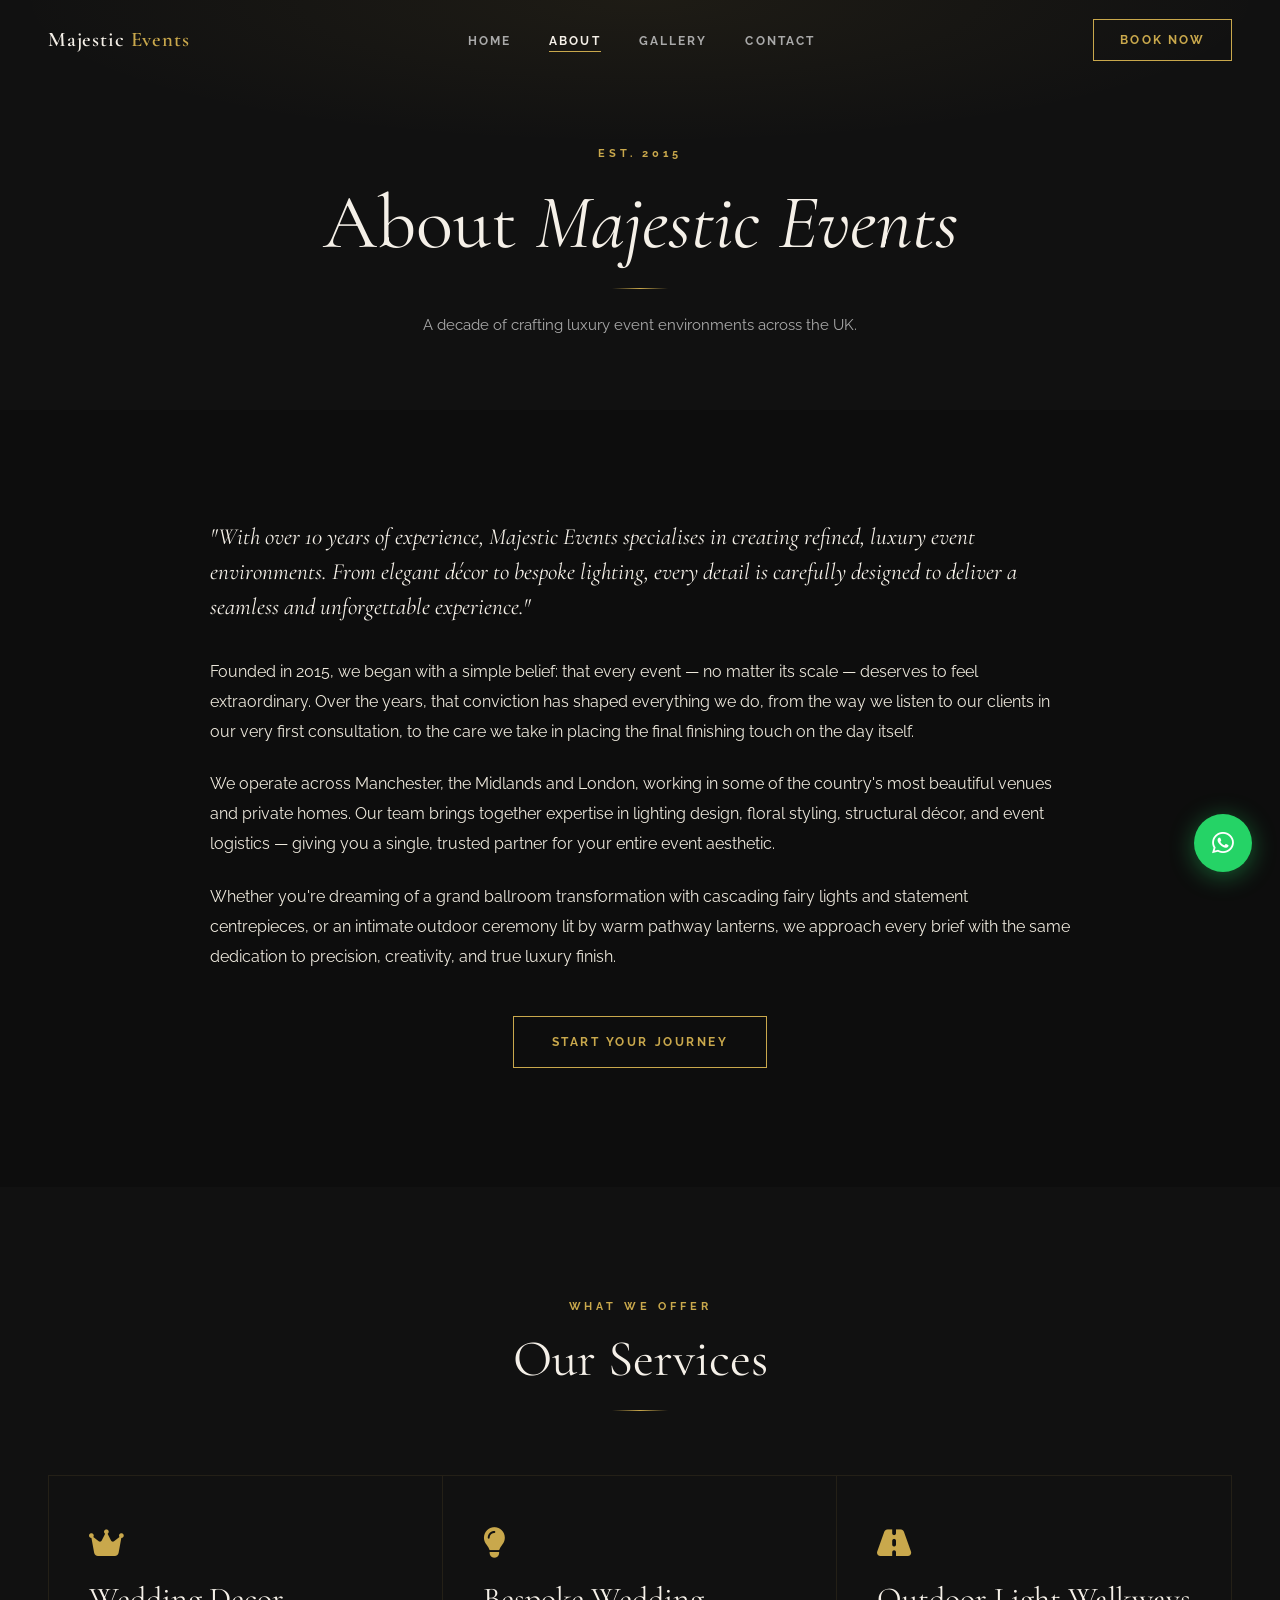
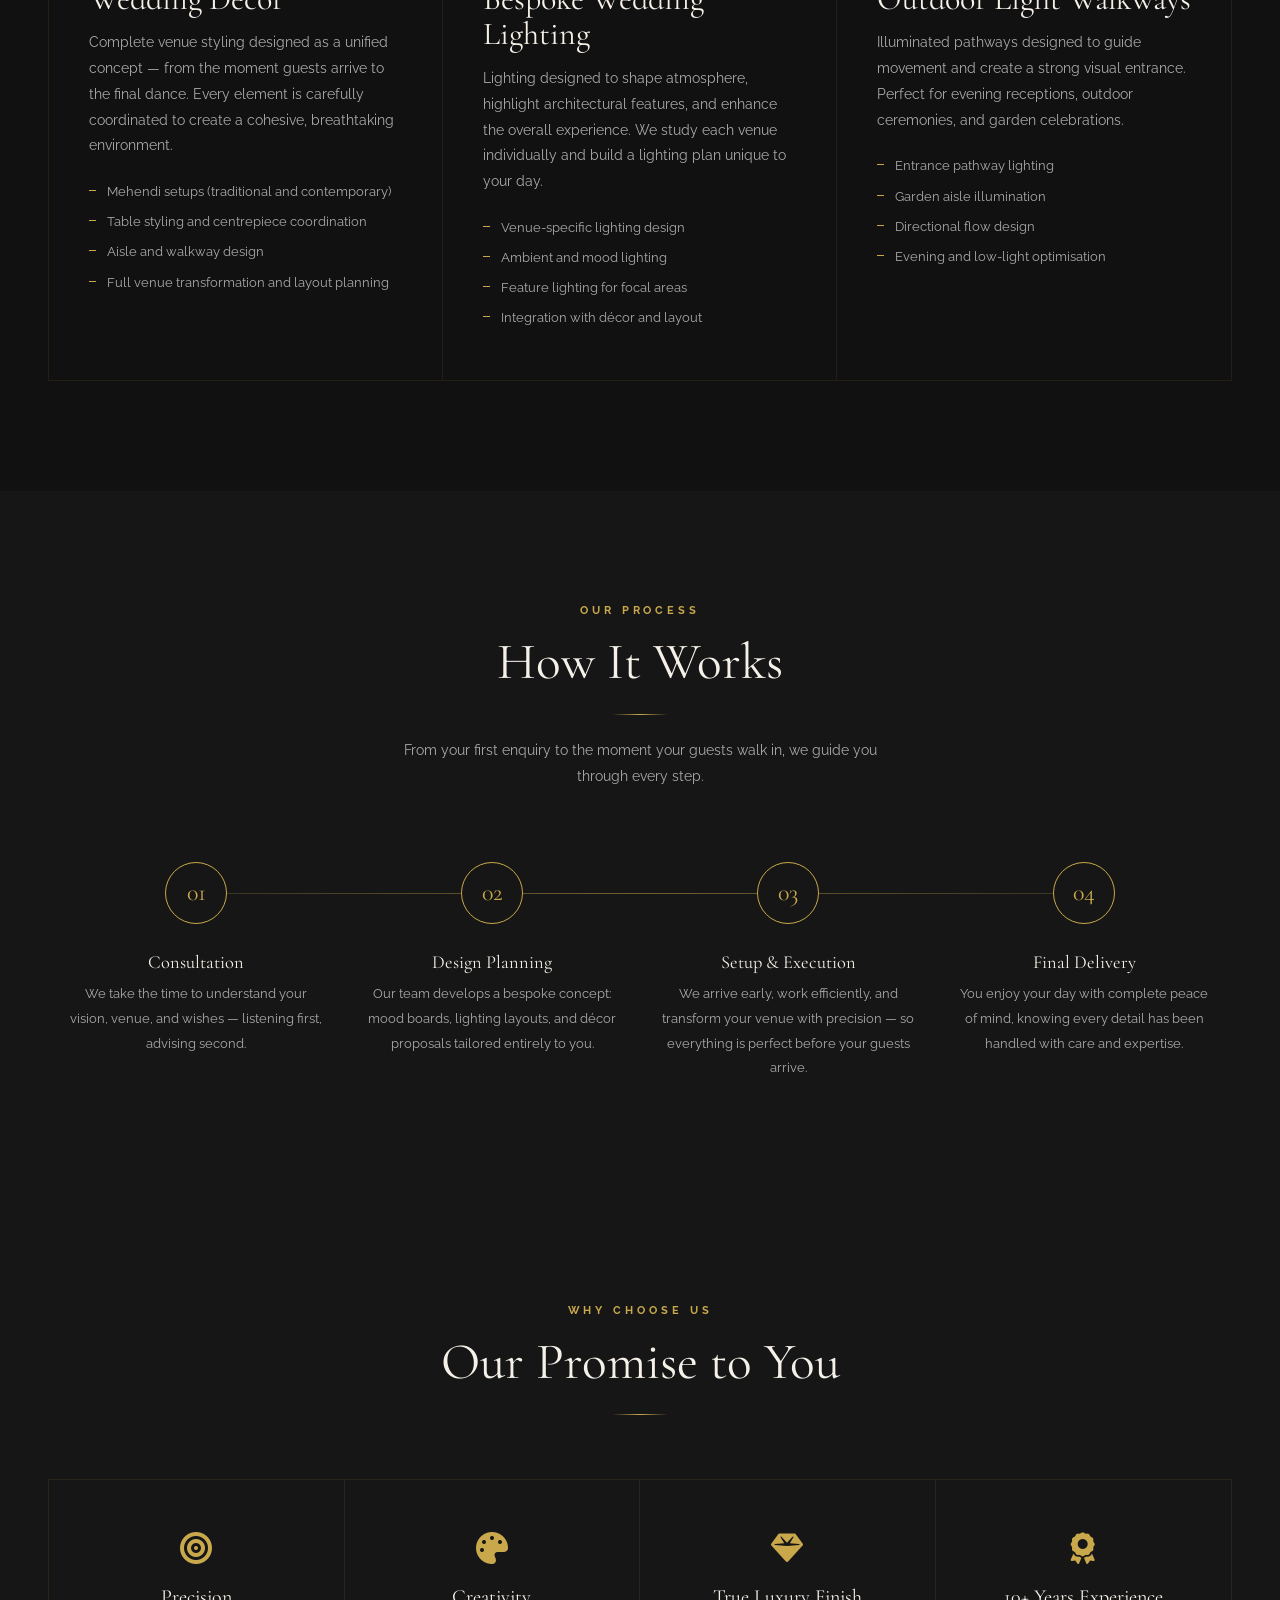
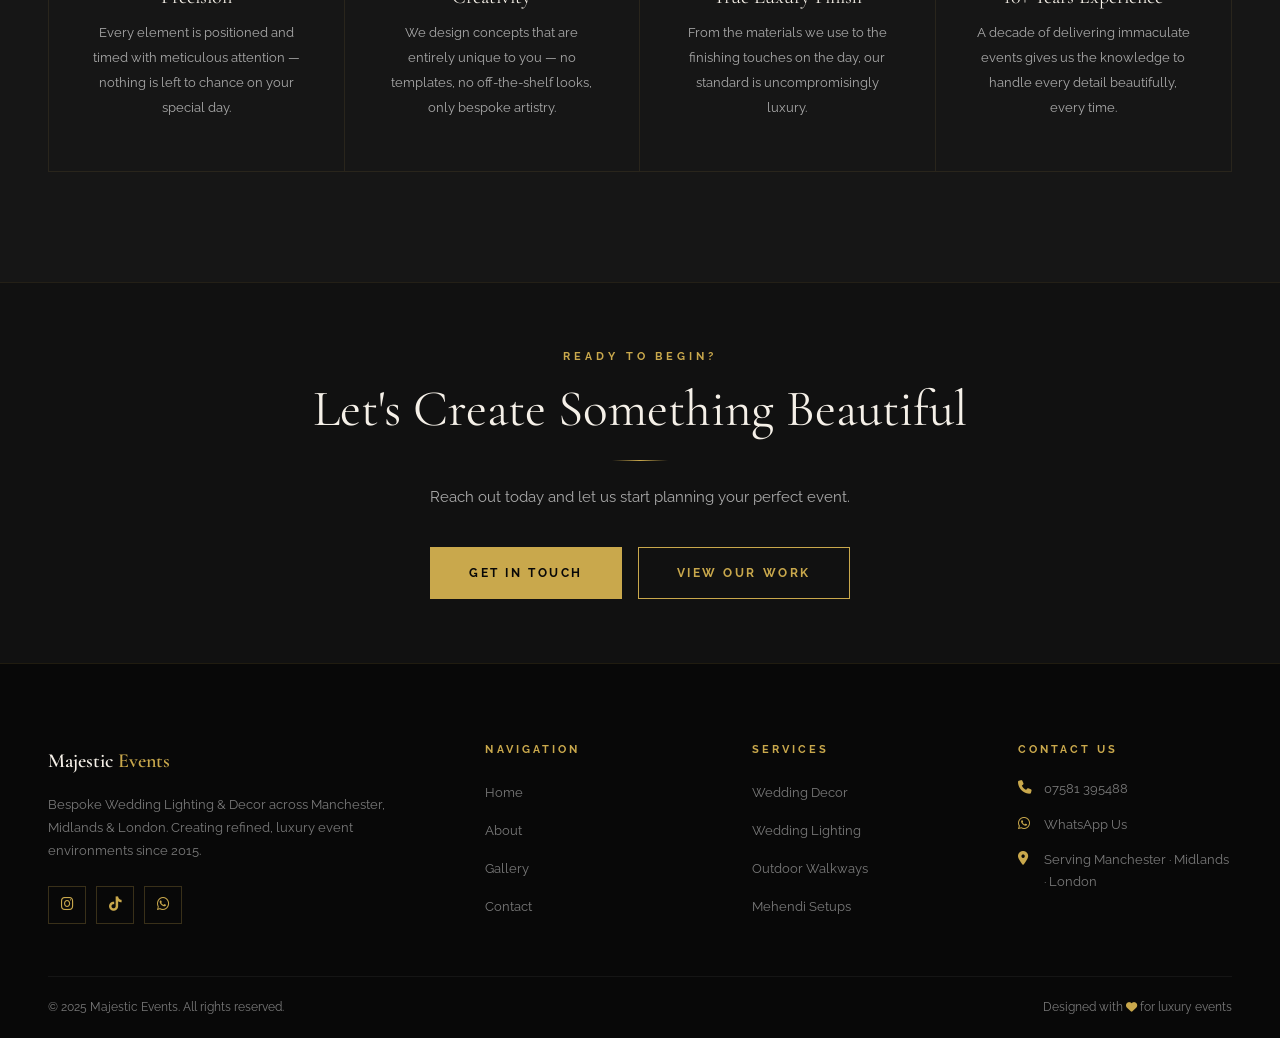
<file: about.html>
<!DOCTYPE html>
<html lang="en">
<head>
  <meta charset="UTF-8" />
  <meta name="viewport" content="width=device-width, initial-scale=1.0" />
  <title>About — Majestic Events</title>
  <meta name="description" content="With over 10 years of experience, Majestic Events specialises in creating refined, luxury event environments across Manchester, Midlands &amp; London." />

  <!-- Google Fonts -->
  <link rel="preconnect" href="https://fonts.googleapis.com" />
  <link rel="preconnect" href="https://fonts.gstatic.com" crossorigin />
  <link href="https://fonts.googleapis.com/css2?family=Cormorant+Garamond:ital,wght@0,300;0,400;0,600;1,300;1,400;1,600&family=Raleway:wght@300;400;600;700&display=swap" rel="stylesheet" />

  <!-- Font Awesome -->
  <link rel="stylesheet" href="https://cdnjs.cloudflare.com/ajax/libs/font-awesome/6.5.0/css/all.min.css" />

  <!-- Site Stylesheet -->
  <link rel="stylesheet" href="style.css" />
</head>
<body>

  <!-- =============================================
       NAVBAR (shared across all pages)
       ============================================= -->
  <nav class="navbar" aria-label="Main navigation">
    <div class="container">
      <a href="index.html" class="nav-logo">
        Majestic <span class="logo-accent">Events</span>
      </a>

      <ul class="nav-links" role="list">
        <li><a href="index.html">Home</a></li>
        <li><a href="about.html">About</a></li>
        <li><a href="gallery.html">Gallery</a></li>
        <li><a href="contact.html">Contact</a></li>
      </ul>

      <a href="https://wa.me/447743627639" target="_blank" rel="noopener" class="nav-book" aria-label="Book via WhatsApp">
        Book Now
      </a>

      <button class="hamburger" aria-label="Toggle mobile menu" aria-expanded="false">
        <span></span><span></span><span></span>
      </button>
    </div>
  </nav>

  <!-- Mobile Menu -->
  <div class="mobile-menu" role="navigation" aria-label="Mobile navigation">
    <a href="index.html">Home</a>
    <a href="about.html">About</a>
    <a href="gallery.html">Gallery</a>
    <a href="contact.html">Contact</a>
    <a href="https://wa.me/447743627639" target="_blank" rel="noopener" class="mobile-book">Book Now via WhatsApp</a>
  </div>


  <!-- =============================================
       PAGE HERO
       ============================================= -->
  <header class="page-hero" role="banner">
    <div class="container">
      <span class="section-label fade-in">Est. 2015</span>
      <h1 class="fade-in delay-1">About <em>Majestic Events</em></h1>
      <div class="gold-divider fade-in delay-2"></div>
      <p class="fade-in delay-3">A decade of crafting luxury event environments across the UK.</p>
    </div>
  </header>


  <!-- =============================================
       ABOUT INTRO — full copy
       ============================================= -->
  <section class="about-intro section" aria-label="Our story">
    <div class="container">
      <div class="about-intro-inner">

        <p class="lead fade-in">
          "With over 10 years of experience, Majestic Events specialises in creating refined,
          luxury event environments. From elegant décor to bespoke lighting, every detail is carefully
          designed to deliver a seamless and unforgettable experience."
        </p>

        <p class="fade-in delay-1">
          Founded in 2015, we began with a simple belief: that every event — no matter its scale —
          deserves to feel extraordinary. Over the years, that conviction has shaped everything we do,
          from the way we listen to our clients in our very first consultation, to the care we take in
          placing the final finishing touch on the day itself.
        </p>

        <p class="fade-in delay-2">
          We operate across Manchester, the Midlands and London, working in some of the country's
          most beautiful venues and private homes. Our team brings together expertise in lighting
          design, floral styling, structural décor, and event logistics — giving you a single,
          trusted partner for your entire event aesthetic.
        </p>

        <p class="fade-in delay-2">
          Whether you're dreaming of a grand ballroom transformation with cascading fairy lights and
          statement centrepieces, or an intimate outdoor ceremony lit by warm pathway lanterns, we
          approach every brief with the same dedication to precision, creativity, and true luxury finish.
        </p>

        <div class="text-center fade-in delay-3" style="margin-top: 44px;">
          <a href="contact.html" class="btn">Start Your Journey</a>
        </div>

      </div>
    </div>
  </section>


  <!-- =============================================
       SERVICES IN DETAIL
       ============================================= -->
  <section class="services-detail section" id="services" aria-label="Our services in detail">
    <div class="container">

      <div class="services-detail-header fade-in">
        <span class="section-label">What We Offer</span>
        <h2>Our Services</h2>
        <div class="gold-divider"></div>
      </div>

      <div class="services-detail-grid">

        <!-- Wedding Decor -->
        <article class="service-detail-card fade-in">
          <i class="fa-solid fa-crown service-icon" aria-hidden="true"></i>
          <h3>Wedding Decor</h3>
          <p>
            Complete venue styling designed as a unified concept — from the moment guests arrive
            to the final dance. Every element is carefully coordinated to create a cohesive,
            breathtaking environment.
          </p>
          <ul>
            <li>Mehendi setups (traditional and contemporary)</li>
            <li>Table styling and centrepiece coordination</li>
            <li>Aisle and walkway design</li>
            <li>Full venue transformation and layout planning</li>
          </ul>
        </article>

        <!-- Bespoke Wedding Lighting -->
        <article class="service-detail-card fade-in delay-2">
          <i class="fa-solid fa-lightbulb service-icon" aria-hidden="true"></i>
          <h3>Bespoke Wedding Lighting</h3>
          <p>
            Lighting designed to shape atmosphere, highlight architectural features, and enhance
            the overall experience. We study each venue individually and build a lighting plan
            unique to your day.
          </p>
          <ul>
            <li>Venue-specific lighting design</li>
            <li>Ambient and mood lighting</li>
            <li>Feature lighting for focal areas</li>
            <li>Integration with décor and layout</li>
          </ul>
        </article>

        <!-- Outdoor Light Walkways -->
        <article class="service-detail-card fade-in delay-3">
          <i class="fa-solid fa-road service-icon" aria-hidden="true"></i>
          <h3>Outdoor Light Walkways</h3>
          <p>
            Illuminated pathways designed to guide movement and create a strong visual entrance.
            Perfect for evening receptions, outdoor ceremonies, and garden celebrations.
          </p>
          <ul>
            <li>Entrance pathway lighting</li>
            <li>Garden aisle illumination</li>
            <li>Directional flow design</li>
            <li>Evening and low-light optimisation</li>
          </ul>
        </article>

      </div>
    </div>
  </section>


  <!-- =============================================
       HOW IT WORKS — Timeline
       ============================================= -->
  <section class="timeline-section section" aria-label="Our process">
    <div class="container">

      <div class="timeline-header fade-in">
        <span class="section-label">Our Process</span>
        <h2>How It Works</h2>
        <div class="gold-divider"></div>
        <p style="max-width: 520px; margin: 0 auto; color: var(--grey-light); font-size: 0.9rem;">
          From your first enquiry to the moment your guests walk in, we guide you through every step.
        </p>
      </div>

      <div class="timeline-steps">

        <div class="timeline-step fade-in delay-1">
          <div class="step-circle">01</div>
          <h3>Consultation</h3>
          <p>We take the time to understand your vision, venue, and wishes — listening first, advising second.</p>
        </div>

        <div class="timeline-step fade-in delay-2">
          <div class="step-circle">02</div>
          <h3>Design Planning</h3>
          <p>Our team develops a bespoke concept: mood boards, lighting layouts, and décor proposals tailored entirely to you.</p>
        </div>

        <div class="timeline-step fade-in delay-3">
          <div class="step-circle">03</div>
          <h3>Setup &amp; Execution</h3>
          <p>We arrive early, work efficiently, and transform your venue with precision — so everything is perfect before your guests arrive.</p>
        </div>

        <div class="timeline-step fade-in delay-4">
          <div class="step-circle">04</div>
          <h3>Final Delivery</h3>
          <p>You enjoy your day with complete peace of mind, knowing every detail has been handled with care and expertise.</p>
        </div>

      </div>
    </div>
  </section>


  <!-- =============================================
       WHY CHOOSE US
       ============================================= -->
  <section class="why-us section" aria-label="Why choose Majestic Events">
    <div class="container">
      <div class="why-header fade-in">
        <span class="section-label">Why Choose Us</span>
        <h2>Our Promise to You</h2>
        <div class="gold-divider"></div>
      </div>

      <div class="why-grid">

        <div class="why-card fade-in">
          <i class="fa-solid fa-bullseye why-icon" aria-hidden="true"></i>
          <h3>Precision</h3>
          <p>Every element is positioned and timed with meticulous attention — nothing is left to chance on your special day.</p>
        </div>

        <div class="why-card fade-in delay-2">
          <i class="fa-solid fa-palette why-icon" aria-hidden="true"></i>
          <h3>Creativity</h3>
          <p>We design concepts that are entirely unique to you — no templates, no off-the-shelf looks, only bespoke artistry.</p>
        </div>

        <div class="why-card fade-in delay-3">
          <i class="fa-solid fa-gem why-icon" aria-hidden="true"></i>
          <h3>True Luxury Finish</h3>
          <p>From the materials we use to the finishing touches on the day, our standard is uncompromisingly luxury.</p>
        </div>

        <div class="why-card fade-in delay-4">
          <i class="fa-solid fa-award why-icon" aria-hidden="true"></i>
          <h3>10+ Years Experience</h3>
          <p>A decade of delivering immaculate events gives us the knowledge to handle every detail beautifully, every time.</p>
        </div>

      </div>
    </div>
  </section>


  <!-- =============================================
       CTA BAND
       ============================================= -->
  <section class="section-sm text-center" style="background: var(--dark-2); border-top: 1px solid rgba(201,168,76,0.1);" aria-label="Call to action">
    <div class="container fade-in">
      <span class="section-label">Ready to Begin?</span>
      <h2 style="margin-bottom: 14px;">Let's Create Something Beautiful</h2>
      <div class="gold-divider"></div>
      <p style="margin-bottom: 36px; color: var(--grey-light); max-width: 480px; margin-left: auto; margin-right: auto;">
        Reach out today and let us start planning your perfect event.
      </p>
      <div style="display: flex; gap: 16px; justify-content: center; flex-wrap: wrap;">
        <a href="contact.html" class="btn btn-solid">Get in Touch</a>
        <a href="gallery.html" class="btn">View Our Work</a>
      </div>
    </div>
  </section>


  <!-- =============================================
       FOOTER (shared across all pages)
       ============================================= -->
  <footer class="footer" role="contentinfo">
    <div class="container">
      <div class="footer-grid">

        <div class="footer-brand">
          <a href="index.html" class="footer-logo">
            Majestic <span class="logo-accent">Events</span>
          </a>
          <p>Bespoke Wedding Lighting &amp; Decor across Manchester, Midlands &amp; London. Creating refined, luxury event environments since 2015.</p>
          <div class="footer-socials">
            <a href="#" target="_blank" rel="noopener" aria-label="Instagram">
              <i class="fa-brands fa-instagram" aria-hidden="true"></i>
            </a>
            <a href="#" target="_blank" rel="noopener" aria-label="TikTok">
              <i class="fa-brands fa-tiktok" aria-hidden="true"></i>
            </a>
            <a href="https://wa.me/447743627639" target="_blank" rel="noopener" aria-label="WhatsApp">
              <i class="fa-brands fa-whatsapp" aria-hidden="true"></i>
            </a>
          </div>
        </div>

        <div class="footer-col">
          <h4>Navigation</h4>
          <ul>
            <li><a href="index.html">Home</a></li>
            <li><a href="about.html">About</a></li>
            <li><a href="gallery.html">Gallery</a></li>
            <li><a href="contact.html">Contact</a></li>
          </ul>
        </div>

        <div class="footer-col">
          <h4>Services</h4>
          <ul>
            <li><a href="about.html#services">Wedding Decor</a></li>
            <li><a href="about.html#services">Wedding Lighting</a></li>
            <li><a href="about.html#services">Outdoor Walkways</a></li>
            <li><a href="about.html#services">Mehendi Setups</a></li>
          </ul>
        </div>

        <div class="footer-col">
          <h4>Contact Us</h4>
          <div class="footer-contact-item">
            <i class="fa-solid fa-phone" aria-hidden="true"></i>
            <a href="tel:+447581395488">07581 395488</a>
          </div>
          <div class="footer-contact-item">
            <i class="fa-brands fa-whatsapp" aria-hidden="true"></i>
            <a href="https://wa.me/447743627639" target="_blank" rel="noopener">WhatsApp Us</a>
          </div>
          <div class="footer-contact-item">
            <i class="fa-solid fa-location-dot" aria-hidden="true"></i>
            <span>Serving Manchester · Midlands · London</span>
          </div>
        </div>

      </div>

      <div class="footer-bottom">
        <span>&copy; 2025 Majestic Events. All rights reserved.</span>
        <span>Designed with <i class="fa-solid fa-heart" style="color:var(--gold);font-size:0.7rem;" aria-hidden="true"></i> for luxury events</span>
      </div>
    </div>
  </footer>

  <!-- Floating Buttons -->
  <a href="https://wa.me/447743627639" target="_blank" rel="noopener" class="floating-whatsapp" aria-label="Chat on WhatsApp">
    <i class="fa-brands fa-whatsapp" aria-hidden="true"></i>
  </a>
  <a href="tel:+447581395488" class="floating-call" aria-label="Call us">
    <i class="fa-solid fa-phone" aria-hidden="true"></i>
  </a>

  <script src="script.js"></script>
</body>
</html>
</file>
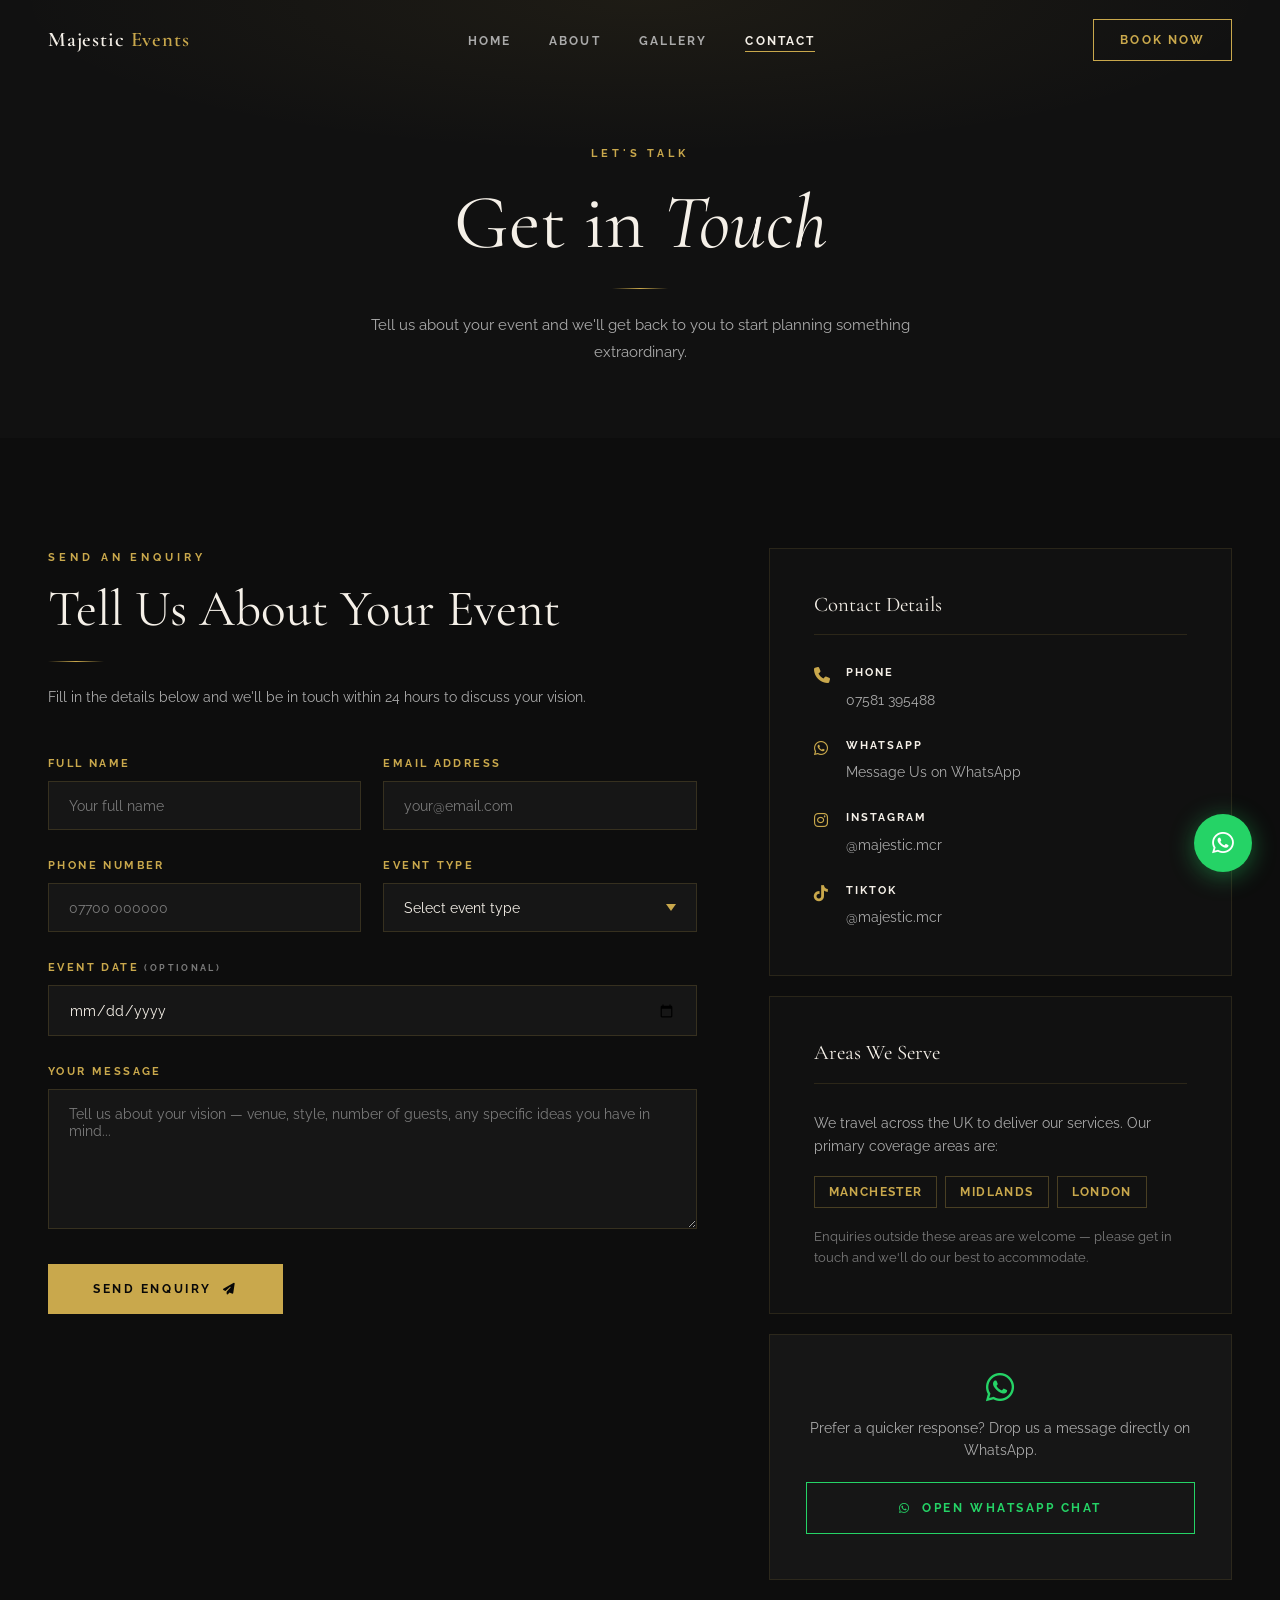
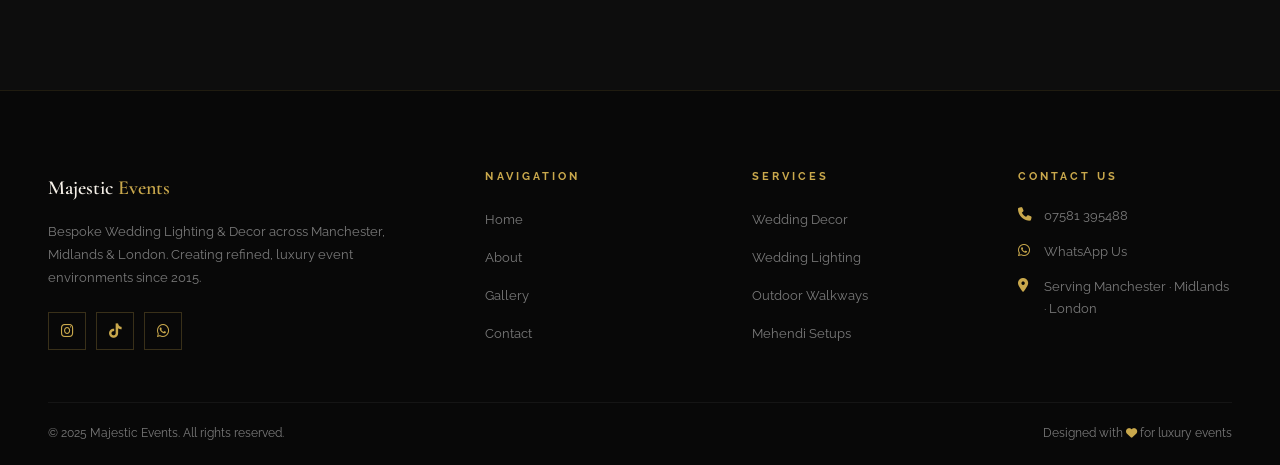
<file: contact.html>
<!DOCTYPE html>
<html lang="en">
<head>
  <meta charset="UTF-8" />
  <meta name="viewport" content="width=device-width, initial-scale=1.0" />
  <title>Contact — Majestic Events</title>
  <meta name="description" content="Get in touch with Majestic Events to discuss your wedding lighting or decor. Serving Manchester, Midlands &amp; London." />

  <!-- Google Fonts -->
  <link rel="preconnect" href="https://fonts.googleapis.com" />
  <link rel="preconnect" href="https://fonts.gstatic.com" crossorigin />
  <link href="https://fonts.googleapis.com/css2?family=Cormorant+Garamond:ital,wght@0,300;0,400;0,600;1,300;1,400;1,600&family=Raleway:wght@300;400;600;700&display=swap" rel="stylesheet" />

  <!-- Font Awesome -->
  <link rel="stylesheet" href="https://cdnjs.cloudflare.com/ajax/libs/font-awesome/6.5.0/css/all.min.css" />

  <!-- Site Stylesheet -->
  <link rel="stylesheet" href="style.css" />
</head>
<body>

  <!-- =============================================
       NAVBAR
       ============================================= -->
  <nav class="navbar" aria-label="Main navigation">
    <div class="container">
      <a href="index.html" class="nav-logo">
        Majestic <span class="logo-accent">Events</span>
      </a>

      <ul class="nav-links" role="list">
        <li><a href="index.html">Home</a></li>
        <li><a href="about.html">About</a></li>
        <li><a href="gallery.html">Gallery</a></li>
        <li><a href="contact.html">Contact</a></li>
      </ul>

      <a href="https://wa.me/447743627639" target="_blank" rel="noopener" class="nav-book" aria-label="Book via WhatsApp">
        Book Now
      </a>

      <button class="hamburger" aria-label="Toggle mobile menu" aria-expanded="false">
        <span></span><span></span><span></span>
      </button>
    </div>
  </nav>

  <!-- Mobile Menu -->
  <div class="mobile-menu" role="navigation" aria-label="Mobile navigation">
    <a href="index.html">Home</a>
    <a href="about.html">About</a>
    <a href="gallery.html">Gallery</a>
    <a href="contact.html">Contact</a>
    <a href="https://wa.me/447743627639" target="_blank" rel="noopener" class="mobile-book">Book Now via WhatsApp</a>
  </div>


  <!-- =============================================
       PAGE HERO
       ============================================= -->
  <header class="page-hero" role="banner">
    <div class="container">
      <span class="section-label fade-in">Let's Talk</span>
      <h1 class="fade-in delay-1">Get in <em>Touch</em></h1>
      <div class="gold-divider fade-in delay-2"></div>
      <p class="fade-in delay-3">Tell us about your event and we'll get back to you to start planning something extraordinary.</p>
    </div>
  </header>


  <!-- =============================================
       CONTACT SECTION
       ============================================= -->
  <section class="contact-section section" aria-label="Contact form and information">
    <div class="container">
      <div class="contact-grid">

        <!-- ── LEFT: Enquiry Form ── -->
        <!-- Note: intentionally uses div, not <form>, as specified -->
        <div class="contact-form-wrapper fade-in-left">

          <div class="contact-form-head">
            <span class="section-label">Send an Enquiry</span>
            <h2>Tell Us About Your Event</h2>
            <div class="gold-divider left"></div>
            <p>Fill in the details below and we'll be in touch within 24 hours to discuss your vision.</p>
          </div>

          <!-- Form fields wrapper (shown until submit) -->
          <div id="formWrapper">

            <div class="form-row">
              <!-- Full Name -->
              <div class="form-group">
                <label for="fullName">Full Name</label>
                <input
                  type="text"
                  id="fullName"
                  placeholder="Your full name"
                  autocomplete="name"
                />
                <span class="field-error" role="alert"></span>
              </div>

              <!-- Email -->
              <div class="form-group">
                <label for="email">Email Address</label>
                <input
                  type="email"
                  id="email"
                  placeholder="your@email.com"
                  autocomplete="email"
                />
                <span class="field-error" role="alert"></span>
              </div>
            </div>

            <div class="form-row">
              <!-- Phone -->
              <div class="form-group">
                <label for="phone">Phone Number</label>
                <input
                  type="tel"
                  id="phone"
                  placeholder="07700 000000"
                  autocomplete="tel"
                />
                <span class="field-error" role="alert"></span>
              </div>

              <!-- Event Type -->
              <div class="form-group">
                <label for="eventType">Event Type</label>
                <select id="eventType" aria-label="Select event type">
                  <option value="" disabled selected>Select event type</option>
                  <option value="wedding">Wedding</option>
                  <option value="mehndi">Mehndi</option>
                  <option value="corporate">Corporate</option>
                  <option value="birthday">Birthday</option>
                  <option value="other">Other</option>
                </select>
                <span class="field-error" role="alert"></span>
              </div>
            </div>

            <!-- Event Date -->
            <div class="form-group">
              <label for="eventDate">Event Date <span style="color:var(--grey);font-size:0.85em;">(optional)</span></label>
              <input
                type="date"
                id="eventDate"
                aria-label="Event date"
              />
            </div>

            <!-- Message -->
            <div class="form-group">
              <label for="message">Your Message</label>
              <textarea
                id="message"
                placeholder="Tell us about your vision — venue, style, number of guests, any specific ideas you have in mind..."
                rows="6"
              ></textarea>
              <span class="field-error" role="alert"></span>
            </div>

            <!-- Submit button -->
            <button id="submitBtn" class="submit-btn" type="button">
              Send Enquiry &nbsp;<i class="fa-solid fa-paper-plane" aria-hidden="true"></i>
            </button>

          </div>
          <!-- /formWrapper -->

          <!-- Success message (hidden until submit) -->
          <div id="formSuccess" class="form-success" role="status" aria-live="polite">
            <i class="fa-solid fa-circle-check" aria-hidden="true"></i>
            <h3>Enquiry Sent!</h3>
            <p>
              Thank you for reaching out. We'll review your enquiry and get back to you
              within 24 hours to discuss your event.
            </p>
            <br />
            <p style="font-size:0.82rem; color:var(--grey);">
              Prefer to speak directly?
              <a href="tel:+447581395488" style="color:var(--gold);">Call us on 07581 395488</a>
              or
              <a href="https://wa.me/447743627639" target="_blank" rel="noopener" style="color:var(--gold);">message us on WhatsApp</a>.
            </p>
          </div>

        </div>
        <!-- /contact-form-wrapper -->


        <!-- ── RIGHT: Contact Info Sidebar ── -->
        <aside class="contact-sidebar fade-in-right" aria-label="Contact information">

          <!-- Direct contact -->
          <div class="info-card">
            <h3>Contact Details</h3>

            <div class="info-item">
              <i class="fa-solid fa-phone" aria-hidden="true"></i>
              <div class="info-item-body">
                <strong>Phone</strong>
                <a href="tel:+447581395488">07581 395488</a>
              </div>
            </div>

            <div class="info-item">
              <i class="fa-brands fa-whatsapp" aria-hidden="true"></i>
              <div class="info-item-body">
                <strong>WhatsApp</strong>
                <a href="https://wa.me/447743627639" target="_blank" rel="noopener">
                  Message Us on WhatsApp
                </a>
              </div>
            </div>

            <div class="info-item">
              <i class="fa-brands fa-instagram" aria-hidden="true"></i>
              <div class="info-item-body">
                <strong>Instagram</strong>
                <a href="#" target="_blank" rel="noopener">
                  @majestic.mcr
                </a>
              </div>
            </div>

            <div class="info-item">
              <i class="fa-brands fa-tiktok" aria-hidden="true"></i>
              <div class="info-item-body">
                <strong>TikTok</strong>
                <a href="#" target="_blank" rel="noopener">
                  @majestic.mcr
                </a>
              </div>
            </div>
          </div>

          <!-- Areas Served -->
          <div class="info-card">
            <h3>Areas We Serve</h3>
            <p style="font-size:0.87rem; color:var(--grey-light); margin-bottom:18px; line-height:1.65;">
              We travel across the UK to deliver our services. Our primary coverage areas are:
            </p>
            <div class="areas-tags">
              <span class="area-tag">Manchester</span>
              <span class="area-tag">Midlands</span>
              <span class="area-tag">London</span>
            </div>
            <p style="font-size:0.82rem; color:var(--grey); margin-top:18px; line-height:1.65;">
              Enquiries outside these areas are welcome — please get in touch and we'll do our best to accommodate.
            </p>
          </div>

          <!-- Quick CTA -->
          <div style="text-align: center; padding: 36px; background: var(--dark-3); border: 1px solid rgba(201,168,76,0.12);">
            <i class="fa-brands fa-whatsapp" style="font-size:2rem; color:var(--green-wa); margin-bottom:14px; display:block;" aria-hidden="true"></i>
            <p style="font-size:0.85rem; color:var(--grey-light); margin-bottom:20px; line-height:1.65;">
              Prefer a quicker response? Drop us a message directly on WhatsApp.
            </p>
            <a href="https://wa.me/447743627639" target="_blank" rel="noopener" class="btn" style="border-color:var(--green-wa); color:var(--green-wa); width:100%; text-align:center;">
              <i class="fa-brands fa-whatsapp" aria-hidden="true"></i>&nbsp; Open WhatsApp Chat
            </a>
          </div>

        </aside>

      </div>
    </div>
  </section>


  <!-- =============================================
       FOOTER
       ============================================= -->
  <footer class="footer" role="contentinfo">
    <div class="container">
      <div class="footer-grid">

        <div class="footer-brand">
          <a href="index.html" class="footer-logo">
            Majestic <span class="logo-accent">Events</span>
          </a>
          <p>Bespoke Wedding Lighting &amp; Decor across Manchester, Midlands &amp; London. Creating refined, luxury event environments since 2015.</p>
          <div class="footer-socials">
            <a href="#" target="_blank" rel="noopener" aria-label="Instagram">
              <i class="fa-brands fa-instagram" aria-hidden="true"></i>
            </a>
            <a href="#" target="_blank" rel="noopener" aria-label="TikTok">
              <i class="fa-brands fa-tiktok" aria-hidden="true"></i>
            </a>
            <a href="https://wa.me/447743627639" target="_blank" rel="noopener" aria-label="WhatsApp">
              <i class="fa-brands fa-whatsapp" aria-hidden="true"></i>
            </a>
          </div>
        </div>

        <div class="footer-col">
          <h4>Navigation</h4>
          <ul>
            <li><a href="index.html">Home</a></li>
            <li><a href="about.html">About</a></li>
            <li><a href="gallery.html">Gallery</a></li>
            <li><a href="contact.html">Contact</a></li>
          </ul>
        </div>

        <div class="footer-col">
          <h4>Services</h4>
          <ul>
            <li><a href="about.html#services">Wedding Decor</a></li>
            <li><a href="about.html#services">Wedding Lighting</a></li>
            <li><a href="about.html#services">Outdoor Walkways</a></li>
            <li><a href="about.html#services">Mehendi Setups</a></li>
          </ul>
        </div>

        <div class="footer-col">
          <h4>Contact Us</h4>
          <div class="footer-contact-item">
            <i class="fa-solid fa-phone" aria-hidden="true"></i>
            <a href="tel:+447581395488">07581 395488</a>
          </div>
          <div class="footer-contact-item">
            <i class="fa-brands fa-whatsapp" aria-hidden="true"></i>
            <a href="https://wa.me/447743627639" target="_blank" rel="noopener">WhatsApp Us</a>
          </div>
          <div class="footer-contact-item">
            <i class="fa-solid fa-location-dot" aria-hidden="true"></i>
            <span>Serving Manchester · Midlands · London</span>
          </div>
        </div>

      </div>

      <div class="footer-bottom">
        <span>&copy; 2025 Majestic Events. All rights reserved.</span>
        <span>Designed with <i class="fa-solid fa-heart" style="color:var(--gold);font-size:0.7rem;" aria-hidden="true"></i> for luxury events</span>
      </div>
    </div>
  </footer>

  <!-- Floating Buttons -->
  <a href="https://wa.me/447743627639" target="_blank" rel="noopener" class="floating-whatsapp" aria-label="Chat on WhatsApp">
    <i class="fa-brands fa-whatsapp" aria-hidden="true"></i>
  </a>
  <a href="tel:+447581395488" class="floating-call" aria-label="Call us">
    <i class="fa-solid fa-phone" aria-hidden="true"></i>
  </a>

  <script src="script.js"></script>
</body>
</html>
</file>
<file: style.css>
/* =============================================
   ELITE EVENTS MANAGEMENT — Global Stylesheet
   Aesthetic: Dark Luxury — Black + Gold + Cream
   Fonts: Cormorant Garamond (headings) + Raleway (body)
   ============================================= */

/* ===== CSS CUSTOM PROPERTIES ===== */
:root {
  --gold:        #C9A84C;
  --gold-light:  #E8C97A;
  --gold-dark:   #9A7A30;
  --black:       #080808;
  --dark:        #0D0D0D;
  --dark-2:      #111111;
  --dark-3:      #161616;
  --dark-4:      #1E1E1E;
  --cream:       #F5F0E8;
  --ivory:       #EDE8DC;
  --white:       #FFFFFF;
  --grey:        #7A7A7A;
  --grey-light:  #AAAAAA;
  --green-wa:    #25D366;

  --font-heading: 'Cormorant Garamond', serif;
  --font-body:    'Raleway', sans-serif;

  --ease:        cubic-bezier(0.4, 0, 0.2, 1);
  --transition:  all 0.35s var(--ease);
  --nav-height:  80px;
}

/* ===== RESET ===== */
*, *::before, *::after { box-sizing: border-box; margin: 0; padding: 0; }
html { scroll-behavior: smooth; font-size: 16px; }
body {
  background: var(--dark);
  color: var(--cream);
  font-family: var(--font-body);
  line-height: 1.75;
  overflow-x: hidden;
  -webkit-font-smoothing: antialiased;
}
img { display: block; max-width: 100%; height: auto; }
a { color: inherit; text-decoration: none; }
ul { list-style: none; }
button { font-family: var(--font-body); cursor: pointer; }

/* ===== LAYOUT UTILITIES ===== */
.container    { max-width: 1240px; margin: 0 auto; padding: 0 28px; }
.section      { padding: 110px 0; }
.section-sm   { padding: 64px 0; }
.text-center  { text-align: center; }

.section-label {
  display: block;
  font-family: var(--font-body);
  font-size: 0.7rem;
  font-weight: 700;
  letter-spacing: 0.35em;
  text-transform: uppercase;
  color: var(--gold);
  margin-bottom: 14px;
}

/* ===== TYPOGRAPHY ===== */
h1, h2, h3, h4 {
  font-family: var(--font-heading);
  font-weight: 400;
  line-height: 1.12;
  color: var(--cream);
}
h1 { font-size: clamp(2.8rem, 6vw, 5.8rem); }
h2 { font-size: clamp(2rem, 4vw, 3.6rem); }
h3 { font-size: clamp(1.3rem, 2.5vw, 2rem); }
h4 { font-size: 1.1rem; }

p { font-size: 0.93rem; color: var(--ivory); line-height: 1.85; }

.gold-divider {
  width: 56px; height: 1px;
  background: linear-gradient(90deg, transparent, var(--gold), transparent);
  margin: 22px auto;
}
.gold-divider.left { margin-left: 0; }

/* ===== BUTTONS ===== */
.btn {
  display: inline-block;
  padding: 15px 38px;
  font-family: var(--font-body);
  font-size: 0.72rem;
  font-weight: 700;
  letter-spacing: 0.22em;
  text-transform: uppercase;
  border: 1px solid var(--gold);
  color: var(--gold);
  background: transparent;
  cursor: pointer;
  transition: var(--transition);
  position: relative;
  overflow: hidden;
  z-index: 1;
}
.btn::after {
  content: '';
  position: absolute;
  inset: 0;
  background: var(--gold);
  transform: scaleX(0);
  transform-origin: left;
  transition: transform 0.38s var(--ease);
  z-index: -1;
}
.btn:hover::after { transform: scaleX(1); }
.btn:hover { color: var(--black); }

.btn-solid {
  background: var(--gold);
  color: var(--black);
}
.btn-solid::after { background: var(--dark-4); }
.btn-solid:hover { color: var(--cream); border-color: var(--dark-4); }

/* =============================================
   NAVBAR
   ============================================= */
.navbar {
  position: fixed;
  top: 0; left: 0; right: 0;
  z-index: 1000;
  height: var(--nav-height);
  display: flex;
  align-items: center;
  transition: background 0.45s var(--ease), box-shadow 0.45s var(--ease);
}
.navbar.scrolled {
  background: rgba(8, 8, 8, 0.97);
  box-shadow: 0 1px 0 rgba(201, 168, 76, 0.1), 0 4px 40px rgba(0,0,0,0.6);
  backdrop-filter: blur(14px);
  -webkit-backdrop-filter: blur(14px);
}
.navbar .container {
  display: flex;
  align-items: center;
  justify-content: space-between;
  width: 100%;
}

/* Logo */
.nav-logo {
  font-family: var(--font-heading);
  font-size: 1.3rem;
  font-weight: 600;
  color: var(--cream);
  letter-spacing: 0.04em;
  white-space: nowrap;
}
.nav-logo .logo-accent { color: var(--gold); }

/* Nav links */
.nav-links {
  display: flex;
  align-items: center;
  gap: 38px;
}
.nav-links a {
  font-size: 0.73rem;
  font-weight: 700;
  letter-spacing: 0.18em;
  text-transform: uppercase;
  color: var(--grey-light);
  transition: color 0.25s;
  position: relative;
  padding-bottom: 4px;
}
.nav-links a::after {
  content: '';
  position: absolute;
  bottom: 0; left: 0;
  width: 0; height: 1px;
  background: var(--gold);
  transition: width 0.3s var(--ease);
}
.nav-links a:hover,
.nav-links a.active { color: var(--cream); }
.nav-links a:hover::after,
.nav-links a.active::after { width: 100%; }

/* Book Now nav button */
.nav-book {
  padding: 10px 26px;
  font-size: 0.72rem;
  font-weight: 700;
  letter-spacing: 0.18em;
  text-transform: uppercase;
  border: 1px solid var(--gold);
  color: var(--gold);
  transition: var(--transition);
  white-space: nowrap;
  background: transparent;
}
.nav-book:hover { background: var(--gold); color: var(--black); }

/* Hamburger */
.hamburger {
  display: none;
  flex-direction: column;
  gap: 5px;
  cursor: pointer;
  padding: 6px;
  background: none;
  border: none;
}
.hamburger span {
  display: block;
  width: 26px; height: 2px;
  background: var(--cream);
  transition: var(--transition);
  transform-origin: center;
}
.hamburger.open span:nth-child(1) { transform: translateY(7px) rotate(45deg); }
.hamburger.open span:nth-child(2) { opacity: 0; transform: scaleX(0); }
.hamburger.open span:nth-child(3) { transform: translateY(-7px) rotate(-45deg); }

/* Mobile menu */
.mobile-menu {
  display: none;
  position: fixed;
  top: var(--nav-height);
  left: 0; right: 0; bottom: 0;
  background: rgba(8, 8, 8, 0.99);
  backdrop-filter: blur(20px);
  -webkit-backdrop-filter: blur(20px);
  padding: 40px 28px;
  z-index: 999;
  flex-direction: column;
  gap: 0;
  border-top: 1px solid rgba(201, 168, 76, 0.15);
  overflow-y: auto;
}
.mobile-menu.open { display: flex; }
.mobile-menu a {
  font-family: var(--font-heading);
  font-size: 1.9rem;
  color: var(--cream);
  letter-spacing: 0.03em;
  padding: 14px 0;
  border-bottom: 1px solid rgba(255, 255, 255, 0.05);
  transition: color 0.25s;
}
.mobile-menu a:hover { color: var(--gold); }
.mobile-menu .mobile-book {
  margin-top: 32px;
  display: inline-block;
  font-family: var(--font-body);
  font-size: 0.78rem;
  letter-spacing: 0.2em;
  text-transform: uppercase;
  font-weight: 700;
  border: 1px solid var(--gold);
  color: var(--gold);
  padding: 16px 36px;
  text-align: center;
}

/* =============================================
   HERO — Full screen
   ============================================= */
.hero {
  position: relative;
  height: 100vh;
  min-height: 640px;
  display: flex;
  align-items: center;
  justify-content: center;
  text-align: center;
  overflow: hidden;
}
.hero-bg {
  position: absolute;
  inset: 0;
  background-size: cover;
  background-position: center top;
  will-change: transform;
  transform: scale(1.06) translateY(0);
}
.hero-overlay {
  position: absolute;
  inset: 0;
  background: linear-gradient(
    180deg,
    rgba(8,8,8,0.62) 0%,
    rgba(8,8,8,0.38) 45%,
    rgba(8,8,8,0.78) 100%
  );
}
.hero-content {
  position: relative;
  z-index: 2;
  max-width: 820px;
  padding: 0 24px;
}
.hero-content .section-label { margin-bottom: 22px; }
.hero-content h1 {
  color: var(--white);
  margin-bottom: 20px;
  text-shadow: 0 2px 30px rgba(0,0,0,0.4);
  font-style: italic;
}
.hero-content .hero-sub {
  font-size: 0.9rem;
  color: rgba(245, 240, 232, 0.82);
  letter-spacing: 0.12em;
  margin-bottom: 44px;
  text-transform: uppercase;
  font-weight: 600;
}
.hero-ctas {
  display: flex;
  gap: 18px;
  justify-content: center;
  flex-wrap: wrap;
}
.hero-scroll {
  position: absolute;
  bottom: 36px;
  left: 50%;
  transform: translateX(-50%);
  z-index: 2;
  display: flex;
  flex-direction: column;
  align-items: center;
  gap: 6px;
  color: rgba(201, 168, 76, 0.7);
  font-size: 0.6rem;
  letter-spacing: 0.35em;
  text-transform: uppercase;
  animation: heroScroll 2.2s ease-in-out infinite;
}
.hero-scroll i { font-size: 1rem; }
@keyframes heroScroll {
  0%, 100% { transform: translateX(-50%) translateY(0); opacity: 0.7; }
  50% { transform: translateX(-50%) translateY(8px); opacity: 1; }
}

/* Sub-page hero */
.page-hero {
  padding-top: calc(var(--nav-height) + 64px);
  padding-bottom: 72px;
  background: var(--dark-2);
  text-align: center;
  position: relative;
  overflow: hidden;
}
.page-hero::before {
  content: '';
  position: absolute;
  inset: 0;
  background: radial-gradient(ellipse 70% 50% at 50% 0%, rgba(201,168,76,0.07) 0%, transparent 70%);
}
.page-hero .section-label { margin-bottom: 16px; }
.page-hero h1 { margin-bottom: 16px; }
.page-hero p {
  max-width: 580px;
  margin: 0 auto;
  color: var(--grey-light);
}

/* =============================================
   SERVICES STRIP (Home)
   ============================================= */
.services-strip {
  background: var(--dark-2);
  border-top: 1px solid rgba(201,168,76,0.12);
  border-bottom: 1px solid rgba(201,168,76,0.12);
}
.services-strip .grid-3 {
  display: grid;
  grid-template-columns: repeat(3, 1fr);
}
.service-card {
  padding: 60px 44px;
  border-right: 1px solid rgba(201,168,76,0.1);
  position: relative;
  overflow: hidden;
  transition: background 0.35s;
}
.service-card:last-child { border-right: none; }
.service-card::after {
  content: '';
  position: absolute;
  bottom: 0; left: 0;
  height: 2px; width: 0;
  background: linear-gradient(90deg, var(--gold), var(--gold-light));
  transition: width 0.45s var(--ease);
}
.service-card:hover { background: rgba(201,168,76,0.035); }
.service-card:hover::after { width: 100%; }
.service-icon {
  font-size: 1.9rem;
  color: var(--gold);
  margin-bottom: 22px;
  display: block;
}
.service-card h3 { font-size: 1.45rem; margin-bottom: 12px; }
.service-card p { font-size: 0.87rem; color: var(--grey-light); line-height: 1.7; }

/* =============================================
   ABOUT TEASER (Home)
   ============================================= */
.about-teaser .split {
  display: grid;
  grid-template-columns: 1fr 1fr;
  gap: 88px;
  align-items: center;
}
.about-img-wrap {
  position: relative;
}
.about-img-wrap img {
  width: 100%;
  height: 520px;
  object-fit: cover;
  display: block;
}
.about-img-wrap::before {
  content: '';
  position: absolute;
  top: -18px; left: -18px;
  right: 18px; bottom: 18px;
  border: 1px solid rgba(201,168,76,0.25);
  pointer-events: none;
}
.about-img-badge {
  position: absolute;
  bottom: -24px; right: -24px;
  width: 100px; height: 100px;
  background: var(--gold);
  display: flex;
  flex-direction: column;
  align-items: center;
  justify-content: center;
  text-align: center;
}
.about-img-badge .num {
  font-family: var(--font-heading);
  font-size: 2.4rem;
  color: var(--black);
  line-height: 1;
  font-weight: 600;
}
.about-img-badge .label {
  font-family: var(--font-body);
  font-size: 0.55rem;
  font-weight: 700;
  letter-spacing: 0.12em;
  text-transform: uppercase;
  color: var(--black);
  line-height: 1.3;
}
.about-text .section-label { margin-bottom: 14px; }
.about-text h2 { margin-bottom: 24px; }
.about-text p { margin-bottom: 32px; }

/* =============================================
   WHY CHOOSE US
   ============================================= */
.why-us { background: var(--dark-3); }
.why-header { text-align: center; margin-bottom: 64px; }
.why-grid {
  display: grid;
  grid-template-columns: repeat(4, 1fr);
  border: 1px solid rgba(201,168,76,0.1);
}
.why-card {
  padding: 52px 36px;
  text-align: center;
  border-right: 1px solid rgba(201,168,76,0.1);
  transition: background 0.35s;
}
.why-card:last-child { border-right: none; }
.why-card:hover { background: rgba(201,168,76,0.04); }
.why-icon {
  font-size: 2rem;
  color: var(--gold);
  margin-bottom: 22px;
  display: block;
}
.why-card h3 { font-size: 1.25rem; margin-bottom: 12px; }
.why-card p { font-size: 0.84rem; color: var(--grey-light); }

/* =============================================
   INSTAGRAM STRIP (Home)
   ============================================= */
.insta-section {
  background: var(--dark-2);
  text-align: center;
}
.insta-header { margin-bottom: 48px; }
.insta-header h2 { margin-bottom: 14px; }
.insta-header p { color: var(--grey-light); font-size: 0.88rem; }
.insta-grid {
  display: grid;
  grid-template-columns: repeat(6, 1fr);
  gap: 4px;
  margin-bottom: 44px;
}
.insta-item {
  position: relative;
  aspect-ratio: 1 / 1;
  overflow: hidden;
  cursor: pointer;
}
.insta-item img {
  width: 100%; height: 100%;
  object-fit: cover;
  transition: transform 0.55s var(--ease);
}
.insta-item:hover img { transform: scale(1.1); }
.insta-item-overlay {
  position: absolute;
  inset: 0;
  background: rgba(8,8,8,0.55);
  display: flex;
  align-items: center;
  justify-content: center;
  opacity: 0;
  transition: opacity 0.35s;
}
.insta-item:hover .insta-item-overlay { opacity: 1; }
.insta-item-overlay i { font-size: 1.5rem; color: white; }

/* =============================================
   FOOTER
   ============================================= */
.footer {
  background: var(--black);
  border-top: 1px solid rgba(201,168,76,0.12);
  padding: 80px 0 0;
}
.footer-grid {
  display: grid;
  grid-template-columns: 1.8fr 1fr 1fr 1fr;
  gap: 52px;
  padding-bottom: 52px;
  border-bottom: 1px solid rgba(255,255,255,0.05);
}
.footer-logo {
  font-family: var(--font-heading);
  font-size: 1.25rem;
  color: var(--cream);
  font-weight: 600;
  display: block;
  margin-bottom: 14px;
}
.footer-logo .logo-accent { color: var(--gold); }
.footer-brand p {
  font-size: 0.84rem;
  color: var(--grey);
  margin-bottom: 24px;
  line-height: 1.7;
}
.footer-socials {
  display: flex;
  gap: 10px;
}
.footer-socials a {
  width: 38px; height: 38px;
  border: 1px solid rgba(201,168,76,0.25);
  display: flex; align-items: center; justify-content: center;
  color: var(--gold);
  font-size: 0.9rem;
  transition: var(--transition);
}
.footer-socials a:hover { background: var(--gold); color: var(--black); border-color: var(--gold); }

.footer-col h4 {
  font-family: var(--font-body);
  font-size: 0.68rem;
  font-weight: 700;
  letter-spacing: 0.28em;
  text-transform: uppercase;
  color: var(--gold);
  margin-bottom: 22px;
}
.footer-col ul { display: flex; flex-direction: column; gap: 10px; }
.footer-col ul a {
  font-size: 0.84rem;
  color: var(--grey);
  transition: color 0.25s;
  padding-left: 0;
}
.footer-col ul a:hover { color: var(--cream); }

.footer-contact-item {
  display: flex;
  align-items: flex-start;
  gap: 12px;
  margin-bottom: 14px;
}
.footer-contact-item i {
  color: var(--gold);
  font-size: 0.85rem;
  margin-top: 3px;
  min-width: 14px;
}
.footer-contact-item span, .footer-contact-item a {
  font-size: 0.84rem;
  color: var(--grey);
  line-height: 1.6;
  transition: color 0.25s;
}
.footer-contact-item a:hover { color: var(--gold); }

.footer-bottom {
  display: flex;
  align-items: center;
  justify-content: space-between;
  padding: 20px 0;
  font-size: 0.76rem;
  color: var(--grey);
  flex-wrap: wrap;
  gap: 12px;
}
.footer-bottom a { color: var(--grey); transition: color 0.25s; }
.footer-bottom a:hover { color: var(--gold); }

/* =============================================
   FLOATING BUTTONS
   ============================================= */
.floating-whatsapp {
  position: fixed;
  bottom: 28px; right: 28px;
  z-index: 950;
  width: 58px; height: 58px;
  background: var(--green-wa);
  border-radius: 50%;
  display: flex; align-items: center; justify-content: center;
  color: white;
  font-size: 1.55rem;
  box-shadow: 0 4px 24px rgba(37,211,102,0.42);
  transition: transform 0.3s, box-shadow 0.3s;
}
.floating-whatsapp:hover {
  transform: scale(1.1) translateY(-2px);
  box-shadow: 0 8px 36px rgba(37,211,102,0.55);
}

.floating-call {
  display: none;
  position: fixed;
  bottom: 28px; right: 100px;
  z-index: 950;
  width: 58px; height: 58px;
  background: var(--gold);
  border-radius: 50%;
  align-items: center; justify-content: center;
  color: var(--black);
  font-size: 1.3rem;
  box-shadow: 0 4px 24px rgba(201,168,76,0.38);
  transition: transform 0.3s;
}
.floating-call:hover { transform: scale(1.1); }

/* =============================================
   SCROLL ANIMATIONS
   ============================================= */
.fade-in {
  opacity: 0;
  transform: translateY(32px);
  transition: opacity 0.75s var(--ease), transform 0.75s var(--ease);
}
.fade-in-left {
  opacity: 0;
  transform: translateX(-32px);
  transition: opacity 0.75s var(--ease), transform 0.75s var(--ease);
}
.fade-in-right {
  opacity: 0;
  transform: translateX(32px);
  transition: opacity 0.75s var(--ease), transform 0.75s var(--ease);
}
.fade-in.visible,
.fade-in-left.visible,
.fade-in-right.visible { opacity: 1; transform: translate(0); }

.delay-1 { transition-delay: 0.1s; }
.delay-2 { transition-delay: 0.2s; }
.delay-3 { transition-delay: 0.3s; }
.delay-4 { transition-delay: 0.4s; }
.delay-5 { transition-delay: 0.5s; }

/* =============================================
   ABOUT PAGE
   ============================================= */
.about-intro { background: var(--dark); }
.about-intro-inner {
  max-width: 860px;
  margin: 0 auto;
}
.about-intro-inner p { margin-bottom: 22px; font-size: 1.02rem; }
.about-intro-inner .lead {
  font-family: var(--font-heading);
  font-size: 1.45rem;
  font-style: italic;
  color: var(--cream);
  line-height: 1.5;
  margin-bottom: 32px;
}

/* Services detail */
.services-detail { background: var(--dark-2); }
.services-detail-header { text-align: center; margin-bottom: 64px; }
.services-detail-grid {
  display: grid;
  grid-template-columns: repeat(3, 1fr);
  border: 1px solid rgba(201,168,76,0.1);
}
.service-detail-card {
  padding: 52px 40px;
  border-right: 1px solid rgba(201,168,76,0.1);
  position: relative;
  transition: background 0.35s;
}
.service-detail-card:last-child { border-right: none; }
.service-detail-card:hover { background: rgba(201,168,76,0.035); }
.service-detail-card .service-icon { margin-bottom: 22px; }
.service-detail-card h3 { margin-bottom: 14px; }
.service-detail-card > p { font-size: 0.87rem; color: var(--grey-light); margin-bottom: 22px; }
.service-detail-card ul { display: flex; flex-direction: column; gap: 10px; }
.service-detail-card ul li {
  font-size: 0.84rem;
  color: var(--grey-light);
  padding-left: 18px;
  position: relative;
  line-height: 1.5;
}
.service-detail-card ul li::before {
  content: '';
  position: absolute;
  left: 0; top: 9px;
  width: 7px; height: 1px;
  background: var(--gold);
}

/* How It Works timeline */
.timeline-section { background: var(--dark-3); }
.timeline-header { text-align: center; margin-bottom: 72px; }
.timeline-steps {
  display: grid;
  grid-template-columns: repeat(4, 1fr);
  position: relative;
}
.timeline-steps::before {
  content: '';
  position: absolute;
  top: 31px;
  left: calc(12.5% + 8px);
  width: calc(75% - 16px);
  height: 1px;
  background: linear-gradient(90deg, rgba(201,168,76,0.2), rgba(201,168,76,0.5), rgba(201,168,76,0.2));
  z-index: 0;
}
.timeline-step {
  text-align: center;
  padding: 0 20px;
  position: relative;
  z-index: 1;
}
.step-circle {
  width: 62px; height: 62px;
  border: 1px solid var(--gold);
  border-radius: 50%;
  display: flex; align-items: center; justify-content: center;
  margin: 0 auto 28px;
  background: var(--dark-3);
  font-family: var(--font-heading);
  font-size: 1.5rem;
  color: var(--gold);
  position: relative;
  z-index: 2;
}
.timeline-step h3 { font-size: 1.15rem; margin-bottom: 10px; }
.timeline-step p { font-size: 0.83rem; color: var(--grey-light); }

/* =============================================
   GALLERY PAGE
   ============================================= */
.gallery-section { background: var(--dark); }

.gallery-filters {
  display: flex;
  justify-content: center;
  flex-wrap: wrap;
  gap: 6px;
  margin-bottom: 52px;
}
.filter-btn {
  padding: 11px 30px;
  font-family: var(--font-body);
  font-size: 0.72rem;
  font-weight: 700;
  letter-spacing: 0.18em;
  text-transform: uppercase;
  border: 1px solid rgba(201,168,76,0.25);
  color: var(--grey-light);
  background: transparent;
  cursor: pointer;
  transition: var(--transition);
}
.filter-btn.active,
.filter-btn:hover {
  border-color: var(--gold);
  color: var(--gold);
  background: rgba(201,168,76,0.06);
}

/* Masonry columns gallery */
.gallery-grid {
  columns: 3;
  column-gap: 6px;
}
.gallery-item {
  break-inside: avoid;
  margin-bottom: 6px;
  position: relative;
  overflow: hidden;
  cursor: pointer;
  display: block;
}
.gallery-item img {
  width: 100%;
  display: block;
  object-fit: cover;
  transition: transform 0.55s var(--ease);
}
.gallery-item:hover img { transform: scale(1.06); }
.gallery-item-overlay {
  position: absolute;
  inset: 0;
  background: rgba(8,8,8,0.55);
  display: flex;
  flex-direction: column;
  align-items: center;
  justify-content: center;
  gap: 10px;
  opacity: 0;
  transition: opacity 0.35s;
}
.gallery-item:hover .gallery-item-overlay { opacity: 1; }
.gallery-item-overlay i { font-size: 1.5rem; color: var(--gold); }
.gallery-item-overlay span {
  font-family: var(--font-body);
  font-size: 0.68rem;
  font-weight: 700;
  letter-spacing: 0.22em;
  text-transform: uppercase;
  color: var(--cream);
}
.gallery-item.hidden { display: none; }

/* Lightbox */
.lightbox {
  position: fixed;
  inset: 0;
  z-index: 2000;
  background: rgba(0,0,0,0.96);
  display: none;
  align-items: center;
  justify-content: center;
}
.lightbox.open { display: flex; }
.lightbox-inner {
  position: relative;
  display: flex;
  flex-direction: column;
  align-items: center;
  max-width: 90vw;
  max-height: 90vh;
}
.lightbox-inner img {
  max-width: 88vw;
  max-height: 82vh;
  object-fit: contain;
  display: block;
}
.lightbox-close {
  position: absolute;
  top: -50px; right: 0;
  background: none;
  border: none;
  color: var(--cream);
  font-size: 1.3rem;
  cursor: pointer;
  padding: 8px;
  transition: color 0.25s;
  line-height: 1;
}
.lightbox-close:hover { color: var(--gold); }
.lightbox-caption {
  margin-top: 14px;
  font-family: var(--font-body);
  font-size: 0.7rem;
  font-weight: 700;
  letter-spacing: 0.25em;
  text-transform: uppercase;
  color: var(--gold);
  text-align: center;
}
.lightbox-nav {
  position: absolute;
  top: 50%;
  transform: translateY(-50%);
  background: rgba(201,168,76,0.12);
  border: 1px solid rgba(201,168,76,0.3);
  color: var(--cream);
  width: 48px; height: 48px;
  display: flex; align-items: center; justify-content: center;
  cursor: pointer;
  font-size: 1rem;
  transition: background 0.25s;
}
.lightbox-nav:hover { background: rgba(201,168,76,0.3); color: var(--gold); }
.lightbox-prev { left: -64px; }
.lightbox-next { right: -64px; }

.gallery-cta-block {
  text-align: center;
  padding: 90px 0 110px;
  border-top: 1px solid rgba(201,168,76,0.1);
  margin-top: 48px;
}
.gallery-cta-block h2 { margin-bottom: 14px; }
.gallery-cta-block p { color: var(--grey-light); margin-bottom: 36px; font-size: 0.92rem; }

/* =============================================
   CONTACT PAGE
   ============================================= */
.contact-section { background: var(--dark); }
.contact-grid {
  display: grid;
  grid-template-columns: 1.4fr 1fr;
  gap: 72px;
  align-items: start;
}

/* Form */
.contact-form-head { margin-bottom: 44px; }
.contact-form-head h2 { margin-bottom: 10px; }
.contact-form-head p { color: var(--grey-light); font-size: 0.9rem; }

.form-group { margin-bottom: 26px; }
.form-group label {
  display: block;
  font-size: 0.68rem;
  font-weight: 700;
  letter-spacing: 0.22em;
  text-transform: uppercase;
  color: var(--gold);
  margin-bottom: 8px;
}
.form-group input,
.form-group select,
.form-group textarea {
  width: 100%;
  background: var(--dark-3);
  border: 1px solid rgba(201,168,76,0.18);
  color: var(--cream);
  font-family: var(--font-body);
  font-size: 0.9rem;
  padding: 15px 20px;
  outline: none;
  transition: border-color 0.3s;
  -webkit-appearance: none;
  appearance: none;
  border-radius: 0;
}
.form-group input::placeholder,
.form-group textarea::placeholder { color: var(--grey); }
.form-group input:focus,
.form-group select:focus,
.form-group textarea:focus { border-color: var(--gold); }
.form-group select {
  background-image: url("data:image/svg+xml,%3Csvg xmlns='http://www.w3.org/2000/svg' width='10' height='7'%3E%3Cpath fill='%23C9A84C' d='M5 7L0 0h10z'/%3E%3C/svg%3E");
  background-repeat: no-repeat;
  background-position: right 20px center;
  cursor: pointer;
}
.form-group select option { background: #161616; color: var(--cream); }
.form-group textarea { resize: vertical; min-height: 140px; }
.form-row { display: grid; grid-template-columns: 1fr 1fr; gap: 22px; }

.field-error {
  display: none;
  font-size: 0.73rem;
  color: #e05c5c;
  margin-top: 5px;
  letter-spacing: 0.04em;
}
.form-group.has-error .field-error { display: block; }
.form-group.has-error input,
.form-group.has-error select,
.form-group.has-error textarea { border-color: #e05c5c; }

.submit-btn {
  display: inline-block;
  padding: 17px 44px;
  font-family: var(--font-body);
  font-size: 0.73rem;
  font-weight: 700;
  letter-spacing: 0.22em;
  text-transform: uppercase;
  border: 1px solid var(--gold);
  color: var(--black);
  background: var(--gold);
  cursor: pointer;
  transition: var(--transition);
  position: relative;
  overflow: hidden;
  z-index: 1;
}
.submit-btn::after {
  content: '';
  position: absolute;
  inset: 0;
  background: var(--dark-4);
  transform: scaleX(0);
  transform-origin: left;
  transition: transform 0.35s var(--ease);
  z-index: -1;
}
.submit-btn:hover::after { transform: scaleX(1); }
.submit-btn:hover { color: var(--gold); border-color: var(--dark-4); }
.submit-btn:disabled { opacity: 0.6; cursor: not-allowed; }

.form-success {
  display: none;
  text-align: center;
  padding: 56px 40px;
  border: 1px solid rgba(201,168,76,0.25);
  background: rgba(201,168,76,0.04);
}
.form-success i { font-size: 2.8rem; color: var(--gold); margin-bottom: 20px; display: block; }
.form-success h3 { margin-bottom: 12px; font-size: 1.6rem; }
.form-success p { color: var(--grey-light); }

/* Sidebar */
.contact-sidebar { position: sticky; top: 108px; }
.info-card {
  background: var(--dark-2);
  border: 1px solid rgba(201,168,76,0.13);
  padding: 44px;
  margin-bottom: 20px;
}
.info-card h3 {
  font-size: 1.3rem;
  margin-bottom: 28px;
  padding-bottom: 18px;
  border-bottom: 1px solid rgba(201,168,76,0.15);
}
.info-item {
  display: flex;
  gap: 16px;
  align-items: flex-start;
  margin-bottom: 22px;
}
.info-item:last-child { margin-bottom: 0; }
.info-item i { color: var(--gold); font-size: 1rem; margin-top: 4px; min-width: 16px; }
.info-item-body strong {
  display: block;
  font-size: 0.7rem;
  font-weight: 700;
  letter-spacing: 0.18em;
  text-transform: uppercase;
  color: var(--cream);
  margin-bottom: 3px;
  font-family: var(--font-body);
}
.info-item-body span,
.info-item-body a {
  font-size: 0.87rem;
  color: var(--grey-light);
  line-height: 1.6;
  transition: color 0.25s;
}
.info-item-body a:hover { color: var(--gold); }

.areas-tags {
  display: flex;
  flex-wrap: wrap;
  gap: 8px;
  margin-top: 6px;
}
.area-tag {
  padding: 5px 14px;
  border: 1px solid rgba(201,168,76,0.3);
  font-size: 0.72rem;
  font-weight: 700;
  letter-spacing: 0.12em;
  text-transform: uppercase;
  color: var(--gold);
  font-family: var(--font-body);
}

/* =============================================
   RESPONSIVE — 1024px
   ============================================= */
@media (max-width: 1024px) {
  .footer-grid { grid-template-columns: 1fr 1fr; }
  .why-grid {
    grid-template-columns: repeat(2, 1fr);
    border: 1px solid rgba(201,168,76,0.1);
  }
  .why-card:nth-child(1),
  .why-card:nth-child(2) { border-bottom: 1px solid rgba(201,168,76,0.1); }
  .why-card:nth-child(2) { border-right: none; }
  .why-card:nth-child(4) { border-right: none; }

  .timeline-steps { grid-template-columns: repeat(2, 1fr); gap: 44px; }
  .timeline-steps::before { display: none; }

  .gallery-grid { columns: 2; }
  .contact-grid { grid-template-columns: 1fr; }
  .contact-sidebar { position: static; }
}

/* =============================================
   RESPONSIVE — 768px
   ============================================= */
@media (max-width: 768px) {
  :root { --nav-height: 68px; }
  .section { padding: 76px 0; }

  /* Nav */
  .nav-links, .nav-book { display: none; }
  .hamburger { display: flex; }

  /* Hero */
  .hero-bg { background-attachment: scroll; }

  /* Services strip */
  .services-strip .grid-3 { grid-template-columns: 1fr; }
  .service-card {
    border-right: none;
    border-bottom: 1px solid rgba(201,168,76,0.1);
  }
  .service-card:last-child { border-bottom: none; }

  /* About teaser */
  .about-teaser .split { grid-template-columns: 1fr; gap: 44px; }
  .about-img-wrap img { height: 340px; }
  .about-img-badge { width: 80px; height: 80px; right: -12px; bottom: -12px; }
  .about-img-badge .num { font-size: 1.8rem; }

  /* Why us */
  .why-grid { grid-template-columns: 1fr; border: none; }
  .why-card {
    border-right: none;
    border-bottom: 1px solid rgba(201,168,76,0.1);
  }
  .why-card:last-child { border-bottom: none; }

  /* Insta */
  .insta-grid { grid-template-columns: repeat(3, 1fr); }

  /* Footer */
  .footer-grid { grid-template-columns: 1fr; gap: 36px; }

  /* About */
  .services-detail-grid { grid-template-columns: 1fr; }
  .service-detail-card {
    border-right: none;
    border-bottom: 1px solid rgba(201,168,76,0.1);
  }
  .service-detail-card:last-child { border-bottom: none; }
  .timeline-steps { grid-template-columns: 1fr; }

  /* Gallery */
  .gallery-grid { columns: 2; }
  .lightbox-prev { left: -6px; }
  .lightbox-next { right: -6px; }

  /* Contact */
  .form-row { grid-template-columns: 1fr; }

  /* Floating */
  .floating-call { display: flex; }
}

/* =============================================
   RESPONSIVE — 480px
   ============================================= */
@media (max-width: 480px) {
  h1 { font-size: 2.4rem; }
  h2 { font-size: 1.9rem; }
  .hero-ctas { flex-direction: column; align-items: center; }
  .insta-grid { grid-template-columns: repeat(2, 1fr); }
  .gallery-grid { columns: 1; }
  .gallery-filters { gap: 4px; }
  .filter-btn { padding: 9px 18px; font-size: 0.7rem; }
  .lightbox-nav { display: none; }
  .info-card { padding: 28px; }
}
</file>
